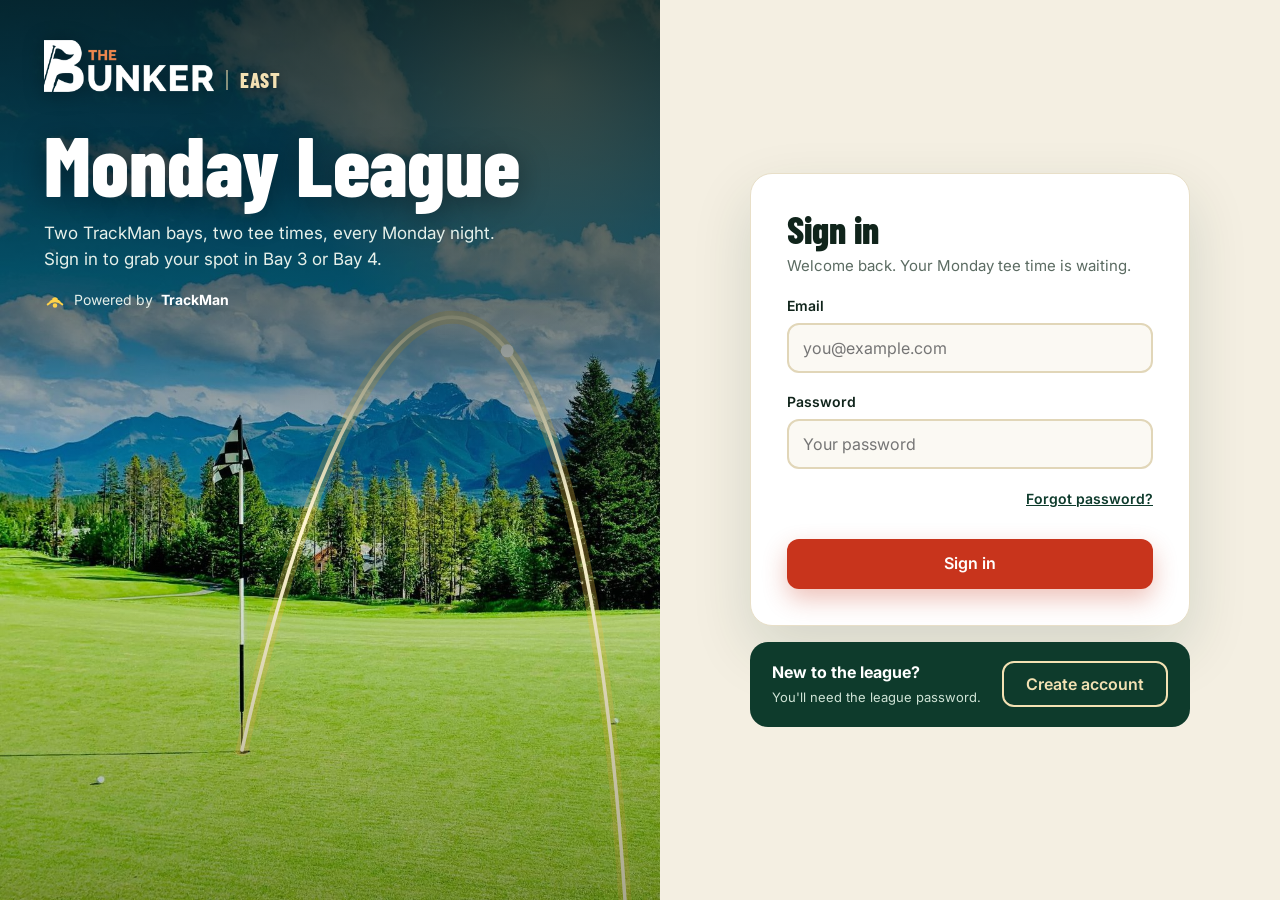
<file: index.html>
<!doctype html>
<html lang="en">
<head>
<meta charset="utf-8">
<meta name="viewport" content="width=device-width, initial-scale=1">
<title>Sign in · The Bunker East Monday League</title>
<meta name="robots" content="noindex">
<link rel="icon" href="favicon.png" type="image/png">
<link rel="apple-touch-icon" href="icon-180.png">
<link rel="manifest" href="manifest.webmanifest">
<meta name="theme-color" content="#0b2a1f">
<meta name="apple-mobile-web-app-capable" content="yes">
<meta name="mobile-web-app-capable" content="yes">
<meta name="apple-mobile-web-app-status-bar-style" content="black-translucent">
<meta name="apple-mobile-web-app-title" content="Monday League">
<link rel="preconnect" href="https://fonts.googleapis.com">
<link rel="preconnect" href="https://fonts.gstatic.com" crossorigin>
<link href="https://fonts.googleapis.com/css2?family=Barlow+Condensed:wght@600;700;800&family=Inter:wght@400;500;600;700&display=swap" rel="stylesheet">
<link rel="stylesheet" href="style.css">
</head>
<body>
<div class="auth">

  <section class="auth-art">
    <div class="scene kb">
      <img src="hero.jpg" alt="">
      <svg viewBox="0 0 2400 1800" preserveAspectRatio="xMinYMax slice" aria-hidden="true">
        <defs><radialGradient id="g1" cx=".5" cy=".5" r=".5"><stop offset="0" stop-color="#fff8dc" stop-opacity=".7"/><stop offset="1" stop-color="#fff1c2" stop-opacity="0"/></radialGradient></defs>
        <circle class="glare" cx="1100" cy="160" r="560" fill="url(#g1)"/>
        <path class="tracer" pathLength="1000" d="M1250 1800 C1150 300 750 300 484 1500" fill="none" stroke="#ffd24a" stroke-width="26" stroke-linecap="round" opacity=".3"/>
        <path class="tracer" pathLength="1000" d="M1250 1800 C1150 300 750 300 484 1500" fill="none" stroke="#fff6d0" stroke-width="7" stroke-linecap="round"/>
        <circle r="13" fill="#fff"><animateMotion dur="4.5s" repeatCount="indefinite" keyTimes="0;0.6;1" keyPoints="0;1;1" calcMode="linear" path="M1250 1800 C1150 300 750 300 484 1500"/></circle>
        <ellipse cx="484" cy="1502" rx="0" ry="0" fill="none" stroke="#fff" stroke-width="5"><animate attributeName="rx" values="0;0;150" keyTimes="0;0.6;1" dur="4.5s" repeatCount="indefinite"/><animate attributeName="ry" values="0;0;34" keyTimes="0;0.6;1" dur="4.5s" repeatCount="indefinite"/><animate attributeName="opacity" values="0;0;1;0" keyTimes="0;0.59;0.6;1" dur="4.5s" repeatCount="indefinite"/></ellipse>
      </svg>
    </div>
    <div class="shade" style="background:linear-gradient(180deg,rgba(6,20,15,.82) 0%,rgba(6,20,15,.55) 34%,rgba(6,20,15,0) 58%,rgba(6,20,15,.35) 100%)"></div>

    <div class="brand rise" style="position:relative"><a class="brand-site" href="https://golfbunker.ca/" target="_blank" rel="noopener" title="Visit The Bunker (opens in a new tab)"><img class="brand-logo brand-logo-lg" src="bunker-logo.png" alt="The Bunker website (opens in a new tab)" width="568" height="174"></a><span class="brand-tag">EAST</span></div>
    <div style="position:relative;display:flex;flex-direction:column;gap:16px">
      <h1 class="rise" style="animation-delay:.1s">Monday League</h1>
      <p class="rise" style="animation-delay:.2s">Two TrackMan bays, two tee times, every Monday night. Sign in to grab your spot in Bay 3 or Bay 4.</p>
      <span class="powered rise" style="animation-delay:.3s;color:#e6f0ea"><svg width="22" height="22" viewBox="0 0 24 24" fill="none" stroke="#ffd24a" stroke-width="2" stroke-linecap="round" aria-hidden="true"><path d="M4 18a11 11 0 0 1 16 0M7 15a7 7 0 0 1 10 0M10 12a3 3 0 0 1 4 0"/><circle cx="12" cy="19" r="1.5" fill="#ffd24a"/></svg>Powered by <strong>TrackMan</strong></span>
    </div>
  </section>

  <section class="auth-side">
    <div class="auth-stack">

      <div id="signin-view" class="auth-stack">
        <form id="signin-form" class="card-form rise" novalidate>
          <div style="display:flex;flex-direction:column;gap:6px">
            <h2>Sign in</h2>
            <p class="lead">Welcome back. Your Monday tee time is waiting.</p>
          </div>
          <div id="signin-error" class="form-error hidden" role="alert"></div>
          <label class="field">Email<input id="si-email" type="email" autocomplete="email" required placeholder="you@example.com"></label>
          <label class="field">Password<input id="si-pass" type="password" autocomplete="current-password" required placeholder="Your password"></label>
          <button type="button" id="forgot" class="link-btn" style="align-self:flex-end;margin-top:-10px;font-size:14px">Forgot password?</button>
          <button type="submit" class="btn btn-primary btn-block" id="si-btn">Sign in</button>
        </form>
        <div class="newbar rise" style="animation-delay:.15s">
          <div><b style="display:block">New to the league?</b><span class="small" style="color:#cfe3d6">You'll need the league password.</span></div>
          <button type="button" class="btn" id="to-signup">Create account</button>
        </div>
      </div>

      <form id="signup-form" class="card-form rise hidden" novalidate>
        <div style="display:flex;flex-direction:column;gap:6px">
          <h2>Create your account</h2>
          <p class="lead">You'll need the league password from the organizer.</p>
        </div>
        <div id="signup-error" class="form-error hidden" role="alert"></div>
        <label class="field">Name shown on the calendar<input id="su-name" type="text" autocomplete="name" maxlength="40" required placeholder="e.g. Robert B."></label>
        <div class="grid-2">
          <label class="field">Email<input id="su-email" type="email" autocomplete="email" required placeholder="you@example.com"></label>
          <label class="field">Phone number<input id="su-phone" type="tel" autocomplete="tel" maxlength="30" required placeholder="613-555-0123"></label>
        </div>
        <label class="field">Your password<input id="su-pass" type="password" autocomplete="new-password" minlength="8" required placeholder="At least 8 characters"></label>
        <div class="code-box">
          <label class="field"><span style="display:inline-flex;gap:8px;align-items:center"><svg width="16" height="16" viewBox="0 0 24 24" fill="none" stroke="#a87a1c" stroke-width="2.2" aria-hidden="true"><rect x="5" y="11" width="14" height="10" rx="2"/><path d="M8 11V8a4 4 0 0 1 8 0v3"/></svg>League password</span>
            <input id="su-code" type="password" autocomplete="off" required placeholder="Given out by the organizer">
          </label>
          <span class="note">Keeps the calendar to league members. You only enter it once.</span>
        </div>
        <button type="submit" class="btn btn-primary btn-block" id="su-btn">Create account</button>
        <p style="margin:0;font-size:15px;text-align:center">Already in the league? <button type="button" class="link-btn" id="to-signin">Sign in</button></p>
      </form>

    </div>
  </section>
</div>
<script type="module" src="login.js"></script>
</body>
</html>
</file>
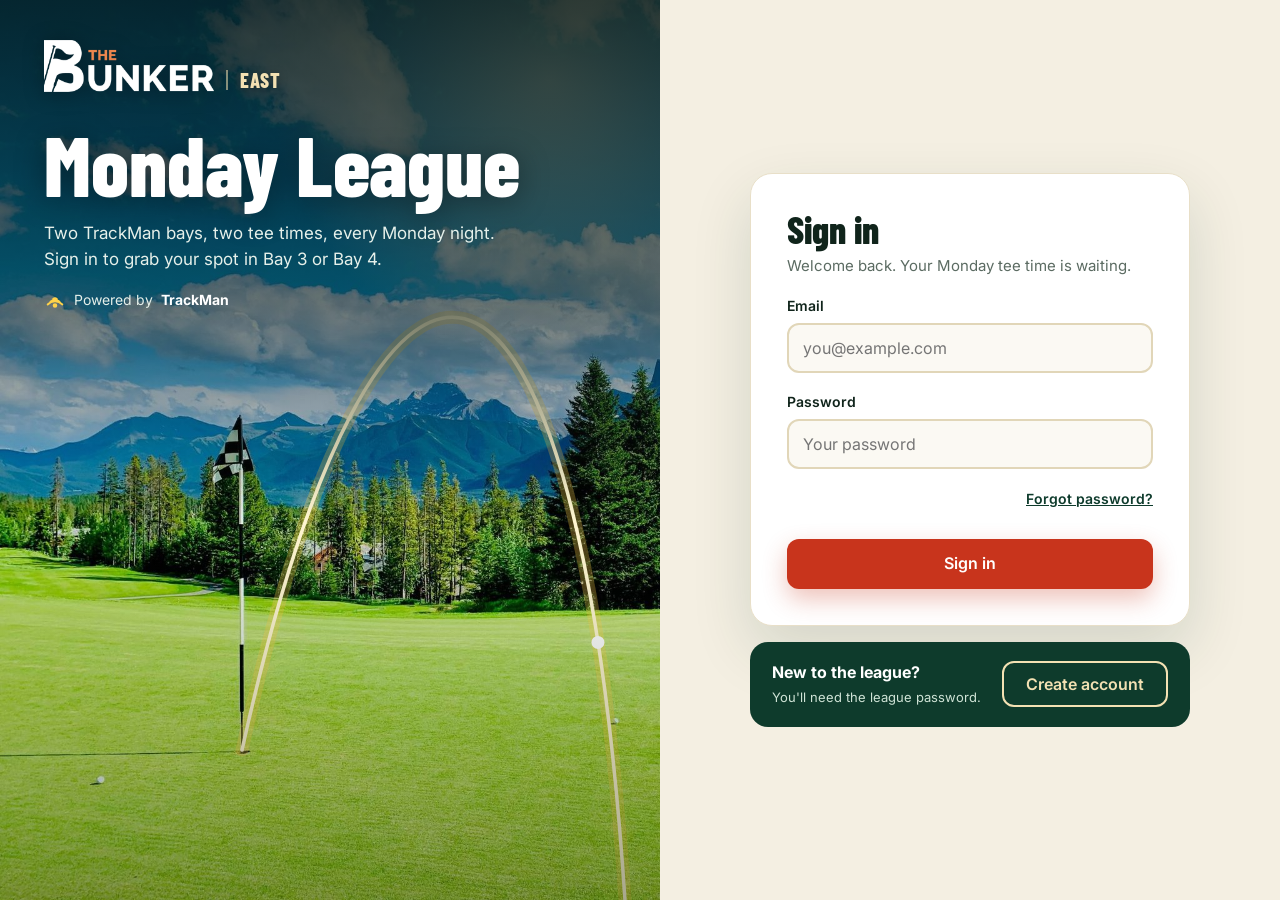
<file: admin.html>
<!doctype html>
<html lang="en">
<head>
<meta charset="utf-8">
<meta name="viewport" content="width=device-width, initial-scale=1">
<title>League admin · The Bunker East Monday League</title>
<meta name="robots" content="noindex">
<link rel="icon" href="favicon.png" type="image/png">
<link rel="apple-touch-icon" href="icon-180.png">
<link rel="manifest" href="manifest.webmanifest">
<meta name="theme-color" content="#0b2a1f">
<meta name="apple-mobile-web-app-capable" content="yes">
<meta name="mobile-web-app-capable" content="yes">
<meta name="apple-mobile-web-app-status-bar-style" content="black-translucent">
<meta name="apple-mobile-web-app-title" content="Monday League">
<link rel="preconnect" href="https://fonts.googleapis.com">
<link rel="preconnect" href="https://fonts.gstatic.com" crossorigin>
<link href="https://fonts.googleapis.com/css2?family=Barlow+Condensed:wght@600;700;800&family=Inter:wght@400;500;600;700&display=swap" rel="stylesheet">
<link rel="stylesheet" href="style.css">
</head>
<body>
<header class="admin-top">
  <div class="wrap">
    <div class="brand"><a class="brand-site" href="https://golfbunker.ca/" target="_blank" rel="noopener" title="Visit The Bunker (opens in a new tab)"><img class="brand-logo" src="bunker-logo.png" alt="The Bunker website (opens in a new tab)" width="568" height="174"></a><a class="brand-tag" href="book.html" aria-label="Back to booking">League admin</a></div>
    <div style="display:flex;gap:16px;align-items:center;font-size:14px;flex-wrap:wrap">
      <span style="background:var(--flag);padding:4px 10px;border-radius:999px;font-weight:700;font-size:12px">Organizer</span>
      <a href="book.html" style="color:#fff;font-weight:600">Back to booking</a>
      <button type="button" class="header-link" data-signout>Sign out</button>
    </div>
  </div>
</header>

<main class="admin-main wrap">
  <div style="display:flex;flex-wrap:wrap;gap:16px;align-items:flex-end;justify-content:space-between">
    <div><h1 style="font-size:48px">League admin</h1><p class="muted" style="margin:6px 0 0">Only organizer accounts can open this page.</p></div>
    <div class="kpis" id="kpis"></div>
  </div>
  <nav class="tabs" role="tablist" aria-label="Admin sections">
    <button type="button" class="tab" role="tab" data-tab="players" aria-selected="true">Players</button>
    <button type="button" class="tab" role="tab" data-tab="courses" aria-selected="false">Weekly courses</button>
    <button type="button" class="tab" role="tab" data-tab="bookings" aria-selected="false">Bookings</button>
    <button type="button" class="tab" role="tab" data-tab="messages" aria-selected="false">Messages</button>
    <button type="button" class="tab" role="tab" data-tab="settings" aria-selected="false">Settings</button>
  </nav>
  <div id="panel" role="tabpanel"><div class="loading">Loading…</div></div>
</main>
<script type="module" src="admin.js"></script>
</body>
</html>
</file>
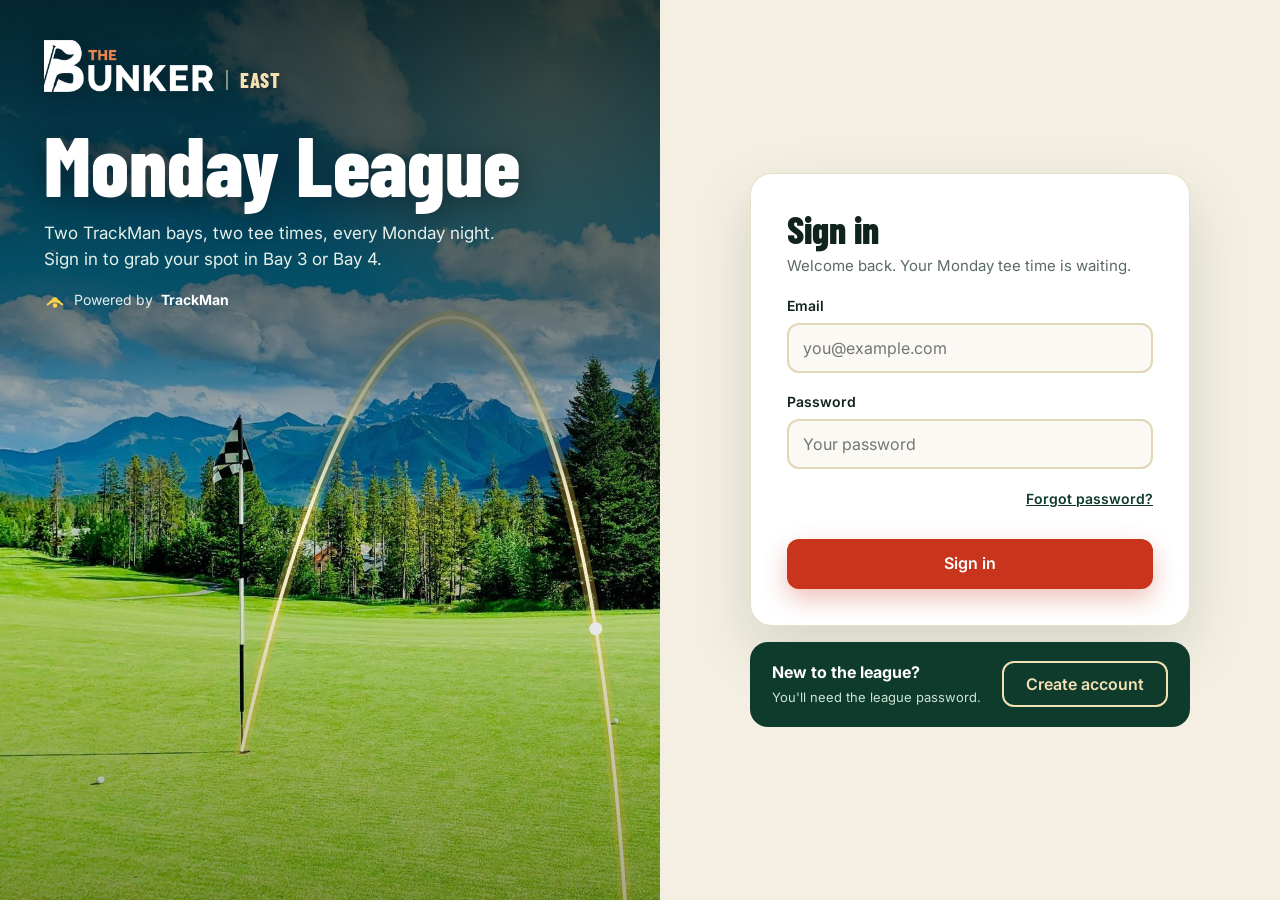
<file: book.html>
<!doctype html>
<html lang="en">
<head>
<meta charset="utf-8">
<meta name="viewport" content="width=device-width, initial-scale=1">
<title>Book a bay · The Bunker East Monday League</title>
<meta name="robots" content="noindex">
<link rel="icon" href="favicon.png" type="image/png">
<link rel="apple-touch-icon" href="icon-180.png">
<link rel="manifest" href="manifest.webmanifest">
<meta name="theme-color" content="#0b2a1f">
<meta name="apple-mobile-web-app-capable" content="yes">
<meta name="mobile-web-app-capable" content="yes">
<meta name="apple-mobile-web-app-status-bar-style" content="black-translucent">
<meta name="apple-mobile-web-app-title" content="Monday League">
<link rel="preconnect" href="https://fonts.googleapis.com">
<link rel="preconnect" href="https://fonts.gstatic.com" crossorigin>
<link href="https://fonts.googleapis.com/css2?family=Barlow+Condensed:wght@600;700;800&family=Inter:wght@400;500;600;700&display=swap" rel="stylesheet">
<link rel="stylesheet" href="style.css">
</head>
<body>

<section class="hero">
  <div class="scene kb">
    <img src="hero.jpg" alt="A mountain golf course green with a checkered flag, pine trees and rocky peaks under a blue sky">
    <svg viewBox="0 0 2400 1800" preserveAspectRatio="xMinYMax slice" aria-hidden="true">
      <defs>
        <radialGradient id="glare" cx=".5" cy=".5" r=".5"><stop offset="0" stop-color="#fff8dc" stop-opacity=".75"/><stop offset=".4" stop-color="#fff1c2" stop-opacity=".25"/><stop offset="1" stop-color="#fff1c2" stop-opacity="0"/></radialGradient>
        <radialGradient id="cs" cx=".5" cy=".5" r=".5"><stop offset="0" stop-color="#0b2a1f" stop-opacity=".55"/><stop offset="1" stop-color="#0b2a1f" stop-opacity="0"/></radialGradient>
      </defs>
      <circle class="glare" cx="2150" cy="180" r="620" fill="url(#glare)"/>
      <g class="cshadow" style="animation-duration:38s"><ellipse cx="0" cy="1450" rx="620" ry="150" fill="url(#cs)"/></g>
      <g class="cshadow" style="animation-duration:52s;animation-delay:-26s"><ellipse cx="0" cy="1680" rx="820" ry="190" fill="url(#cs)"/></g>
      <path class="tracer" pathLength="1000" d="M2050 1800 C1800 260 900 220 484 1500" fill="none" stroke="#ffd24a" stroke-width="26" stroke-linecap="round" opacity=".3"/>
      <path class="tracer" pathLength="1000" d="M2050 1800 C1800 260 900 220 484 1500" fill="none" stroke="#fff6d0" stroke-width="7" stroke-linecap="round"/>
      <circle r="13" fill="#fff"><animateMotion dur="4.5s" repeatCount="indefinite" keyTimes="0;0.6;1" keyPoints="0;1;1" calcMode="linear" path="M2050 1800 C1800 260 900 220 484 1500"/></circle>
      <ellipse cx="484" cy="1502" rx="0" ry="0" fill="none" stroke="#fff" stroke-width="5"><animate attributeName="rx" values="0;0;150" keyTimes="0;0.6;1" dur="4.5s" repeatCount="indefinite"/><animate attributeName="ry" values="0;0;34" keyTimes="0;0.6;1" dur="4.5s" repeatCount="indefinite"/><animate attributeName="opacity" values="0;0;1;0" keyTimes="0;0.59;0.6;1" dur="4.5s" repeatCount="indefinite"/></ellipse>
    </svg>
  </div>
  <div class="shade"></div>

  <header class="topbar wrap">
    <div class="brand"><a class="brand-site" href="https://golfbunker.ca/" target="_blank" rel="noopener" title="Visit The Bunker (opens in a new tab)"><img class="brand-logo" src="bunker-logo.png" alt="The Bunker website (opens in a new tab)" width="568" height="174"></a><a class="brand-tag" href="book.html" aria-label="Monday League home">EAST</a></div>
    <div class="topbar-right">
      <span class="chip-user"><span class="avatar" id="me-ini">··</span><span id="me-name">Loading…</span></span>
      <a href="admin.html" class="pill-admin hidden" id="admin-link">Admin</a>
      <button type="button" class="pill-admin" id="install-btn"><svg width="16" height="16" viewBox="0 0 24 24" fill="none" stroke="currentColor" stroke-width="2.2" stroke-linecap="round" stroke-linejoin="round" aria-hidden="true" style="margin-right:6px"><rect x="6" y="2" width="12" height="20" rx="2"/><path d="M12 8v6M9 11l3 3 3-3"/></svg>Add to phone</button>
      <button type="button" class="header-link" data-signout>Sign out</button>
    </div>
  </header>

  <div class="hero-body wrap">
    <div class="hero-copy">
      <span class="badge rise" id="season-badge">Season 3</span>
      <h1 class="rise" style="animation-delay:.1s">Monday League</h1>
      <p class="rise" style="animation-delay:.2s">Two TrackMan bays, two tee times, every Monday night. Pick your spot, see who's playing, and join a group.</p>
      <div class="rise" style="display:flex;flex-wrap:wrap;gap:16px 24px;align-items:center;animation-delay:.3s">
        <a class="btn btn-primary" href="#book">Book your bay<svg width="18" height="18" viewBox="0 0 24 24" fill="none" stroke="currentColor" stroke-width="2.5" stroke-linecap="round" aria-hidden="true"><path d="M5 12h14M13 6l6 6-6 6"/></svg></a>
        <span class="powered" style="color:#eef5f0"><svg width="22" height="22" viewBox="0 0 24 24" fill="none" stroke="#ffd24a" stroke-width="2" stroke-linecap="round" aria-hidden="true"><path d="M4 18a11 11 0 0 1 16 0M7 15a7 7 0 0 1 10 0M10 12a3 3 0 0 1 4 0"/><circle cx="12" cy="19" r="1.5" fill="#ffd24a"/></svg>Powered by <strong>TrackMan</strong></span>
      </div>
      <div class="hud" aria-hidden="true">
        <div><span class="k">Carry</span><span class="v">164 yds</span></div>
        <div><span class="k">Ball speed</span><span class="v">148 mph</span></div>
        <div><span class="k">To pin</span><span class="v">2 ft 4 in</span></div>
      </div>
    </div>
  </div>
</section>

<div class="facts wrap">
  <div class="facts-grid">
    <div class="fact"><span class="fact-icon" style="background:#e6f3ea"><svg width="24" height="24" viewBox="0 0 24 24" fill="none" stroke="#2f7d4f" stroke-width="2" aria-hidden="true"><rect x="3" y="4" width="18" height="12" rx="2"/><path d="M8 20h8M12 16v4"/></svg></span><div><b>Bays 3 &amp; 4</b><span>Reserved for the league</span></div></div>
    <div class="fact"><span class="fact-icon" style="background:#fbf1d9"><svg width="24" height="24" viewBox="0 0 24 24" fill="none" stroke="#a87a1c" stroke-width="2" aria-hidden="true"><circle cx="12" cy="12" r="4"/><path d="M12 2v3M12 19v3M2 12h3M19 12h3M5 5l2 2M17 17l2 2M5 19l2-2M17 7l2-2"/></svg></span><div><b class="nowrap">Early · 5–8 PM</b><span>After-work round</span></div></div>
    <div class="fact"><span class="fact-icon" style="background:#e4ecf4"><svg width="24" height="24" viewBox="0 0 24 24" fill="none" stroke="#2c5a86" stroke-width="2" aria-hidden="true"><path d="M20 14.5A8 8 0 1 1 9.5 4a6.5 6.5 0 0 0 10.5 10.5z"/></svg></span><div><b class="nowrap">Late · 8–11 PM</b><span>Night owls welcome</span></div></div>
    <div class="fact"><span class="fact-icon" style="background:#fbe3dd"><svg width="24" height="24" viewBox="0 0 24 24" fill="none" stroke="#c8341c" stroke-width="2" aria-hidden="true"><circle cx="9" cy="8" r="3"/><circle cx="17" cy="9" r="2.5"/><path d="M3 20a6 6 0 0 1 12 0M14 20a4.5 4.5 0 0 1 7.5-3.4"/></svg></span><div><b>Up to 4 per screen</b><span>Handicaps always in play</span></div></div>
  </div>
</div>

<main id="book" class="book wrap">
  <div id="announce" class="announce hidden" role="status"></div>
  <div>
    <div class="section-head">
      <h2>Choose your Monday</h2>
      <span class="muted" id="my-status" aria-live="polite"></span>
    </div>
    <div class="days" id="days" role="group" aria-label="League Mondays"><div class="loading">Loading the schedule…</div></div>
  </div>
  <div id="course"></div>
  <div id="slots" style="display:flex;flex-direction:column;gap:36px"></div>
</main>

<footer class="site">
  <div class="wrap">
    <div><span class="display">THE BUNKER EAST · MONDAY LEAGUE</span><br><span>Carlsbad Springs · Bays 3 &amp; 4 · 5–8 PM &amp; 8–11 PM</span></div>
    <span class="powered"><svg width="20" height="20" viewBox="0 0 24 24" fill="none" stroke="#ffd24a" stroke-width="2" stroke-linecap="round" aria-hidden="true"><path d="M4 18a11 11 0 0 1 16 0M7 15a7 7 0 0 1 10 0M10 12a3 3 0 0 1 4 0"/><circle cx="12" cy="19" r="1.5" fill="#ffd24a"/></svg>Powered by <strong>TrackMan</strong></span>
  </div>
</footer>
<dialog id="install-dialog" class="install-dialog" aria-labelledby="install-title">
  <h2 id="install-title">Put the league on your home screen</h2>
  <div id="install-ios">
    <ol>
      <li>Open this page in <b>Safari</b>.</li>
      <li>Tap the <b>Share</b> button (the square with the arrow).</li>
      <li>Scroll down and tap <b>Add to Home Screen</b>, then <b>Add</b>.</li>
    </ol>
  </div>
  <div id="install-other" class="hidden">
    <ol>
      <li>Open this page in <b>Chrome</b> on your phone.</li>
      <li>Tap the <b>⋮</b> menu in the top corner.</li>
      <li>Tap <b>Add to Home screen</b> (or <b>Install app</b>), then confirm.</li>
    </ol>
  </div>
  <p class="small muted">It opens full-screen like an app, with the league icon. You stay signed in.</p>
  <button type="button" class="btn btn-dark btn-block" data-close>Got it</button>
</dialog>
<script type="module" src="book.js"></script>
</body>
</html>
</file>
<file: style.css>
/* The Bunker East – Monday League */
:root{
  --green:#0e3b2c;--green-deep:#0b2a1f;--green-mid:#2f7d4f;--fairway:#7fd395;
  --sand:#f3e1b3;--sand-deep:#d9b765;--paper:#f4efe2;--line:#e8dfc8;--field:#fbf9f3;
  --ink:#10241b;--muted:#5b6b62;--flag:#c8341c;--flag-dark:#a92a15;--tracer:#ffd24a;
  --radius:18px;--shadow:0 24px 60px rgba(14,59,44,.14);
}
*{box-sizing:border-box}
html{scroll-behavior:smooth;scroll-padding-top:16px}
body{margin:0;background:var(--paper);color:var(--ink);font:16px/1.55 Inter,system-ui,sans-serif;overflow-x:clip}
h1,h2,h3,.display{font-family:"Barlow Condensed",sans-serif;font-weight:800;line-height:1;margin:0}
a{color:var(--green)}a:hover{color:var(--flag)}
button{font:inherit;cursor:pointer}
button:disabled{cursor:not-allowed}
:focus-visible{outline:3px solid var(--tracer);outline-offset:3px}
.wrap{max-width:1180px;margin:0 auto;padding:0 24px}
.muted{color:var(--muted)}
.small{font-size:13px}
.nowrap{white-space:nowrap}
.hidden{display:none!important}

/* buttons & fields */
.btn{display:inline-flex;align-items:center;justify-content:center;gap:10px;min-height:50px;padding:0 22px;border-radius:12px;border:0;font-weight:600;font-size:16px;text-decoration:none;transition:transform .2s,background .2s}
.btn-primary{background:var(--flag);color:#fff;box-shadow:0 10px 24px rgba(200,52,28,.3)}
.btn-primary:hover{background:var(--flag-dark);color:#fff;transform:translateY(-2px)}
.btn-outline{background:#fff;color:var(--green);border:2px solid var(--green)}
.btn-dark{background:var(--green);color:#fff}
.btn-quiet{background:#ece5d2;color:var(--ink)}
.btn-block{width:100%}
.btn-sm{min-height:40px;padding:0 14px;font-size:14px;border-radius:10px}
.btn:disabled{opacity:.6;transform:none}
.link-btn{border:0;background:none;padding:0;min-height:44px;color:var(--green);font-weight:600;text-decoration:underline}
.field{display:flex;flex-direction:column;gap:6px;font-size:14px;font-weight:600}
.field input,.field select{min-height:50px;padding:0 14px;border-radius:12px;border:2px solid #e1d6b8;background:var(--field);font:16px Inter,sans-serif;color:var(--ink);transition:border-color .2s,box-shadow .2s;width:100%}
.field input:focus,.field select:focus{outline:0;border-color:var(--green-mid);box-shadow:0 0 0 4px rgba(47,125,79,.15)}
.grid-2{display:grid;grid-template-columns:repeat(auto-fit,minmax(170px,1fr));gap:14px}
.form-error{background:#fbe3dd;color:#7a1d0e;border-radius:10px;padding:10px 12px;font-size:14px}

/* toast */
.toast{position:fixed;left:50%;bottom:24px;transform:translate(-50%,40px);opacity:0;background:var(--green);color:#fff;padding:12px 18px;border-radius:12px;font-weight:600;box-shadow:var(--shadow);transition:all .3s;z-index:50;max-width:calc(100% - 32px)}
.toast.show{opacity:1;transform:translate(-50%,0)}
.toast.error{background:var(--flag-dark)}

/* motion */
@keyframes rise{from{opacity:0;transform:translateY(24px)}to{opacity:1;transform:none}}
@keyframes draw{0%{stroke-dashoffset:1000;opacity:1}60%{stroke-dashoffset:0;opacity:1}85%{opacity:1}100%{stroke-dashoffset:0;opacity:0}}
@keyframes wave{0%,100%{transform:skewY(0) scaleX(1)}50%{transform:skewY(-7deg) scaleX(.9)}}
@keyframes drift{from{transform:translateX(-900px)}to{transform:translateX(3300px)}}
@keyframes kb{from{transform:scale(1)}to{transform:scale(1.12) translate(1.5%,-1%)}}
@keyframes pulse{0%,100%{opacity:.65}50%{opacity:1}}
@keyframes pop{0%{transform:scale(.4);opacity:0}70%{transform:scale(1.15)}100%{transform:scale(1);opacity:1}}
@keyframes glow{0%,100%{box-shadow:0 0 0 0 rgba(200,52,28,.45)}50%{box-shadow:0 0 0 10px rgba(200,52,28,0)}}
.rise{animation:rise .8s cubic-bezier(.2,.7,.2,1) both}
.tracer{stroke-dasharray:1000;animation:draw 4.5s ease-out infinite}
.flag{transform-origin:0 50%;transform-box:fill-box;animation:wave 1.6s ease-in-out infinite}
.kb{transform-origin:20% 85%;animation:kb 26s ease-in-out infinite alternate}
.glare{animation:pulse 6s ease-in-out infinite}
.cshadow{animation:drift linear infinite}
.pop{animation:pop .45s cubic-bezier(.2,.8,.3,1.4) both}
.mine{animation:glow 2.2s ease-in-out infinite}
@media (prefers-reduced-motion:reduce){*{animation:none!important;transition:none!important}}

/* logo */
.brand{display:flex;gap:12px;align-items:center;color:inherit;text-decoration:none}
.brand-name{font-family:"Barlow Condensed",sans-serif;font-weight:800;font-size:24px;letter-spacing:.5px}
.chip-user{display:flex;gap:8px;align-items:center;background:rgba(6,20,15,.55);border:1px solid rgba(255,255,255,.18);padding:6px 14px 6px 6px;border-radius:999px;font-size:14px;font-weight:600;backdrop-filter:blur(8px)}
.avatar{width:30px;height:30px;border-radius:50%;background:var(--sand);color:var(--green);display:grid;place-items:center;font-size:12px;font-weight:700;flex:none}
.pill-admin{display:inline-flex;align-items:center;min-height:36px;padding:0 12px;border-radius:999px;background:rgba(243,225,179,.18);border:1px solid rgba(243,225,179,.5);color:var(--sand);font-size:14px;font-weight:600;text-decoration:none}
.pill-admin:hover{color:#fff}
.header-link{color:#fff;font-size:14px;font-weight:500;background:none;border:0;text-decoration:underline;min-height:36px}
.powered{display:inline-flex;align-items:center;gap:8px;font-size:14px}
.powered strong{color:#fff}

/* ── sign-in page ── */
.auth{display:flex;flex-wrap:wrap;min-height:100vh}
.auth-art{position:relative;flex:1 1 520px;min-height:520px;background:var(--green-deep);color:#fff;overflow:hidden;padding:40px 44px;display:flex;flex-direction:column;gap:32px}
.auth-art h1{font-size:clamp(56px,7vw,84px);line-height:.95;text-shadow:0 4px 30px rgba(0,0,0,.4)}
.auth-art p{margin:0;font-size:17px;color:#e6f0ea;max-width:28em}
.auth-side{flex:1 1 480px;padding:48px 24px;display:flex;align-items:center;justify-content:center}
.auth-stack{width:100%;max-width:440px;display:flex;flex-direction:column;gap:16px}
.card-form{display:flex;flex-direction:column;gap:18px;background:#fff;border-radius:22px;padding:36px;box-shadow:var(--shadow);border:1px solid var(--line)}
.card-form h2{font-size:38px}
.card-form .lead{margin:0;font-size:15px;color:var(--muted)}
.code-box{display:flex;flex-direction:column;gap:8px;background:#fbf1d9;border-radius:14px;padding:16px}
.code-box input{border-color:var(--sand-deep);background:#fff}
.code-box .note{font-size:13px;color:#6b5a2e}
.newbar{display:flex;flex-wrap:wrap;gap:12px 16px;align-items:center;justify-content:space-between;background:var(--green);color:#fff;border-radius:18px;padding:18px 22px}
.newbar .btn{border:2px solid var(--sand);background:transparent;color:var(--sand);min-height:46px}

/* photo scene (shared by sign-in art panel and booking hero) */
.scene{position:absolute;inset:0}
.scene img,.scene svg{position:absolute;inset:0;width:100%;height:100%}
.scene img{object-fit:cover;object-position:0% 100%}
.shade{position:absolute;inset:0;pointer-events:none}

/* ── booking page ── */
.hero{position:relative;min-height:640px;background:var(--green-deep);color:#fff;overflow:hidden;display:flex;flex-direction:column}
.hero .shade{background:linear-gradient(270deg,rgba(6,20,15,.88) 0%,rgba(6,20,15,.55) 38%,rgba(6,20,15,0) 68%),linear-gradient(180deg,rgba(6,20,15,.55) 0%,rgba(6,20,15,0) 22%,rgba(6,20,15,0) 70%,rgba(6,20,15,.6) 100%)}
.topbar{position:relative;width:100%;padding-top:18px;padding-bottom:18px;display:flex;flex-wrap:wrap;gap:16px;align-items:center;justify-content:space-between}
.topbar-right{display:flex;gap:14px;align-items:center;flex-wrap:wrap}
.hero-body{position:relative;width:100%;flex:1;padding-top:40px;padding-bottom:120px;display:flex;flex-direction:column;justify-content:center;align-items:flex-end}
.hero-copy{display:flex;flex-direction:column;gap:20px;max-width:520px}
.hero-copy h1{font-size:clamp(56px,8vw,96px);line-height:.95;text-shadow:0 4px 30px rgba(0,0,0,.45)}
.hero-copy p{margin:0;font-size:18px;color:#eef5f0;text-shadow:0 1px 10px rgba(0,0,0,.4)}
.badge{align-self:flex-start;background:rgba(243,225,179,.16);border:1px solid rgba(243,225,179,.55);color:var(--sand);padding:6px 14px;border-radius:999px;font-size:14px;font-weight:600;backdrop-filter:blur(6px)}
.hud{align-self:flex-start;background:rgba(6,20,15,.6);border:1px solid rgba(255,255,255,.16);border-radius:14px;padding:12px 18px;display:flex;gap:22px;backdrop-filter:blur(10px);animation:rise .8s .5s both}
.hud span{display:block}.hud .k{font-size:12px;color:#a9c7b6}.hud .v{font-family:"Barlow Condensed",sans-serif;font-size:28px;font-weight:700;white-space:nowrap}
@media (max-width:760px){.hud{display:none}.hero-body{align-items:stretch}}

.facts{position:relative;margin-top:-64px}
.facts-grid{background:#fff;border-radius:18px;box-shadow:var(--shadow);display:grid;grid-template-columns:repeat(auto-fit,minmax(200px,1fr));gap:1px;overflow:hidden;border:1px solid var(--line);animation:rise .8s .45s both}
.fact{padding:20px 22px;display:flex;gap:14px;align-items:center;background:#fff}
.fact-icon{width:44px;height:44px;border-radius:12px;display:grid;place-items:center;flex:none}
.fact b{display:block}.fact span{font-size:14px;color:var(--muted)}

.book{padding-top:56px;padding-bottom:72px;display:flex;flex-direction:column;gap:36px}
.section-head{display:flex;flex-wrap:wrap;gap:8px 20px;align-items:baseline;justify-content:space-between}
.section-head h2{font-size:40px}
.days{display:flex;gap:12px;overflow-x:auto;padding:6px 2px 14px;scroll-snap-type:x proximity}
.day{flex:none;width:128px;min-height:128px;border-radius:16px;border:2px solid var(--line);background:#fff;color:var(--ink);display:flex;flex-direction:column;align-items:center;justify-content:center;gap:3px;padding:10px;scroll-snap-align:start;transition:transform .2s,box-shadow .2s}
.day:hover{transform:translateY(-4px);box-shadow:0 10px 24px rgba(14,59,44,.18)}
.day .m{font-size:13px;font-weight:600;opacity:.85}
.day .d{font-family:"Barlow Condensed",sans-serif;font-size:40px;font-weight:800;line-height:1}
.day .tag{font-size:12px;font-weight:600;padding:2px 8px;border-radius:999px;background:#eef6f0;color:var(--green-mid)}
.day .c{font-size:12px;font-weight:600;max-width:112px;white-space:nowrap;overflow:hidden;text-overflow:ellipsis;opacity:.9}
.day[aria-pressed="true"]{background:var(--green);color:#fff;border-color:var(--green);box-shadow:0 12px 28px rgba(14,59,44,.3)}
.day[aria-pressed="true"] .tag{background:rgba(255,255,255,.14);color:var(--sand)}
.day .tag.booked{background:var(--flag);color:#fff}
.day.past{opacity:.55}

.course{background:#fff;border-radius:22px;border:1px solid var(--line);box-shadow:0 16px 40px rgba(14,59,44,.1);overflow:hidden;display:flex;flex-wrap:wrap}
.course-img{position:relative;flex:1 1 460px;min-height:360px;background:linear-gradient(180deg,#cfe6f2 0%,#f1e3bd 55%,#d9bd7c 100%);overflow:hidden}
.course-img img,.course-img svg{position:absolute;inset:0;width:100%;height:100%;object-fit:cover;object-position:50% 70%}
.course-tag{position:absolute;left:16px;top:16px;background:var(--flag);color:#fff;font-size:13px;font-weight:700;padding:6px 12px;border-radius:999px}
.course-body{flex:1 1 380px;padding:28px 30px;display:flex;flex-direction:column;gap:16px}
.course-body h2{font-size:44px}
.course-when{font-size:14px;font-weight:600;color:var(--green-mid)}
.stats{display:grid;grid-template-columns:repeat(auto-fit,minmax(80px,1fr));gap:8px}
.stat{background:var(--paper);border-radius:12px;padding:10px 12px}
.stat span{display:block;font-size:12px;color:var(--muted)}
.stat b{font-family:"Barlow Condensed",sans-serif;font-size:24px;white-space:nowrap}
.callout{display:flex;gap:12px;align-items:flex-start;background:#fbf1d9;border-radius:12px;padding:12px 14px;font-size:15px}

.slot-head{display:flex;gap:14px;align-items:center;flex-wrap:wrap;margin-bottom:18px}
.slot-icon{width:48px;height:48px;border-radius:14px;display:grid;place-items:center;font-family:"Barlow Condensed",sans-serif;font-size:22px;font-weight:800}
.slot-head h2{font-size:32px;line-height:1.05}
.slot-head .when{font-size:15px;font-weight:600;color:var(--green-mid);white-space:nowrap}
.bays{display:grid;grid-template-columns:repeat(auto-fit,minmax(300px,1fr));gap:24px}
.bay{background:#fff;border-radius:20px;border:2px solid var(--line);box-shadow:0 8px 24px rgba(14,59,44,.08);overflow:hidden;display:flex;flex-direction:column;transition:transform .25s,box-shadow .25s;animation:rise .8s cubic-bezier(.2,.7,.2,1) both}
.bay:hover{transform:translateY(-6px);box-shadow:0 22px 44px rgba(14,59,44,.18)}
.bay.is-mine{border-color:var(--flag)}
.bay-top{position:relative;background:linear-gradient(135deg,var(--green),#1d5a40);color:#fff;padding:18px 20px;overflow:hidden}
.bay-num{position:absolute;right:12px;top:-22px;font-family:"Barlow Condensed",sans-serif;font-size:120px;font-weight:800;color:rgba(255,255,255,.07);line-height:1}
.bay-title{position:relative;display:flex;justify-content:space-between;align-items:center;gap:12px}
.bay-title b{font-family:"Barlow Condensed",sans-serif;font-size:28px;font-weight:800}
.bay-title span{font-size:14px;font-weight:600;color:var(--sand);white-space:nowrap}
.bars{position:relative;display:grid;grid-template-columns:repeat(4,minmax(0,1fr));gap:6px;margin-top:12px}
.bars i{height:6px;border-radius:3px;background:rgba(255,255,255,.18)}
.bars i.on{background:var(--fairway)}.bars i.me{background:var(--tracer)}
.seats{list-style:none;margin:0;padding:14px 20px;display:flex;flex-direction:column;gap:10px;flex:1}
.seat{display:flex;gap:12px;align-items:center;min-height:42px}
.seat .av{width:40px;height:40px;border-radius:50%;display:grid;place-items:center;font-size:13px;font-weight:700;color:var(--green);flex:none}
.seat .open{width:40px;height:40px;border-radius:50%;border:2px dashed #cdbf98;display:grid;place-items:center;color:#a8996f;font-size:20px;flex:none}
.seat .name{font-size:15px;font-weight:600}
.seat .you{font-size:12px;font-weight:700;background:var(--flag);color:#fff;padding:3px 9px;border-radius:999px}
.seat .empty{font-size:15px;color:#7a6f52}
.bay-foot{padding:0 20px 20px}
.loading{padding:28px;text-align:center;color:var(--muted)}

footer.site{background:var(--green-deep);color:#cfe3d6}
footer.site .wrap{padding-top:28px;padding-bottom:28px;display:flex;flex-wrap:wrap;gap:12px 32px;justify-content:space-between;align-items:center;font-size:14px}
footer.site .display{font-size:20px;color:#fff}

/* ── admin ── */
.admin-top{background:var(--green-deep);color:#fff}
.admin-top .wrap{padding-top:16px;padding-bottom:16px;display:flex;flex-wrap:wrap;gap:16px;align-items:center;justify-content:space-between}
.admin-main{padding-top:32px;padding-bottom:64px;display:flex;flex-direction:column;gap:24px}
.kpis{display:grid;grid-template-columns:repeat(3,minmax(0,1fr));gap:10px}
.kpi{background:#fff;border:1px solid var(--line);border-radius:14px;padding:10px 16px;min-width:120px}
.kpi span{display:block;font-size:12px;color:var(--muted)}
.kpi b{font-family:"Barlow Condensed",sans-serif;font-size:30px;font-weight:800}
.tabs{display:flex;gap:8px;flex-wrap:wrap;border-bottom:2px solid var(--line)}
.tab{min-height:46px;padding:0 18px;border:0;border-bottom:3px solid transparent;margin-bottom:-2px;background:none;color:var(--muted);font-size:15px;font-weight:700}
.tab[aria-selected="true"]{color:var(--ink);border-bottom-color:var(--flag)}
.panel{background:#fff;border:1px solid var(--line);border-radius:18px;overflow:hidden}
.panel-bar{padding:18px 20px;display:flex;flex-wrap:wrap;gap:12px;align-items:center;justify-content:space-between}
.search{display:flex;align-items:center;gap:10px;flex:1 1 260px;max-width:360px;min-height:46px;padding:0 14px;border:2px solid #e1d6b8;border-radius:12px;background:var(--field)}
.search input{border:0;outline:0;background:none;font:16px Inter,sans-serif;flex:1;min-width:0}
.table-scroll{overflow-x:auto}
table.data{width:100%;border-collapse:collapse;font-size:15px;min-width:760px}
table.data th{background:var(--paper);text-align:left;font-size:13px;color:var(--muted);font-weight:600;padding:10px 12px}
table.data td{padding:12px;border-top:1px solid #efe8d6;vertical-align:middle}
table.data th:first-child,table.data td:first-child{padding-left:20px}
table.data th:last-child,table.data td:last-child{padding-right:20px;text-align:right}
table.data tr:hover td{background:#faf6ea}
.person{display:inline-flex;gap:10px;align-items:center;font-weight:600}
.btn-danger-quiet{min-height:36px;padding:0 12px;border-radius:8px;border:1px solid #e1d6b8;background:#fff;color:var(--flag-dark);font-size:13px;font-weight:600}
.week-row{background:#fff;border:1px solid var(--line);border-radius:16px;padding:14px;display:flex;flex-wrap:wrap;gap:16px;align-items:center}
.week-date{width:72px;text-align:center;flex:none}
.week-date b{display:block;font-family:"Barlow Condensed",sans-serif;font-size:34px;font-weight:800;line-height:1}
.week-thumb{width:132px;height:74px;border-radius:10px;object-fit:cover;flex:none;background:var(--paper)}
.week-thumb.none{border:2px dashed #d9cdaa;display:grid;place-items:center;font-size:12px;color:#7a6f52}
.week-info{flex:1 1 220px}
.week-edit{flex:1 1 100%;display:grid;grid-template-columns:repeat(auto-fit,minmax(200px,1fr));gap:10px}
.week-edit .field input,.week-edit .field textarea{min-height:44px}
.field textarea{padding:10px 14px;border-radius:12px;border:2px solid #e1d6b8;background:var(--field);font:16px Inter,sans-serif;color:var(--ink);min-height:90px;resize:vertical}
.week-actions{flex:1 1 100%;display:flex;gap:8px;flex-wrap:wrap}
.rosters{display:grid;grid-template-columns:repeat(auto-fit,minmax(240px,1fr));gap:16px}
.roster{background:#fff;border:1px solid var(--line);border-radius:16px;overflow:hidden}
.roster-top{background:var(--green);color:#fff;padding:12px 16px;display:flex;justify-content:space-between;align-items:baseline}
.roster-top b{font-family:"Barlow Condensed",sans-serif;font-size:22px}
.roster-top span{font-size:13px;color:var(--sand)}
.roster ul{list-style:none;margin:0;padding:10px 16px;display:flex;flex-direction:column;gap:6px}
.roster li{display:flex;justify-content:space-between;align-items:center;min-height:40px;font-weight:600}
.roster .x{width:36px;height:36px;border-radius:8px;border:1px solid #e1d6b8;background:#fff;color:var(--flag-dark);font-size:18px}
.roster-add{padding:0 16px 14px;display:flex;gap:8px}
.roster-add select{flex:1;min-height:40px;border-radius:10px;border:2px solid #e1d6b8;background:var(--field);font:14px Inter,sans-serif;padding:0 8px;min-width:0}
.settings{display:grid;grid-template-columns:repeat(auto-fit,minmax(320px,1fr));gap:16px}
.settings .panel{padding:22px;display:flex;flex-direction:column;gap:12px}
.settings h2{font-size:28px}
.org-row{display:flex;justify-content:space-between;align-items:center;gap:10px;background:var(--paper);border-radius:12px;padding:10px 14px;font-weight:600}
@media (max-width:600px){.kpis{grid-template-columns:repeat(3,minmax(0,1fr))}.card-form{padding:24px}.auth-art{padding:28px 24px}}
@media (max-width:600px){.facts-grid{grid-template-columns:1fr 1fr}.fact{padding:14px;flex-direction:column;align-items:flex-start;gap:8px}.book{padding-top:40px}}

/* The Bunker logo (white/orange, for dark backgrounds) */
.brand-logo{display:block;height:40px;width:auto;filter:drop-shadow(0 2px 10px rgba(0,0,0,.35))}
.brand-logo-lg{height:52px}
.brand-tag{align-self:flex-end;margin-bottom:2px;padding-left:12px;border-left:2px solid rgba(243,225,179,.55);font-family:"Barlow Condensed",sans-serif;font-weight:800;font-size:20px;letter-spacing:1px;color:#f3e1b3;line-height:1;text-shadow:0 2px 10px rgba(0,0,0,.35)}
@media (max-width:420px){.brand-logo{height:32px}.brand-tag{font-size:16px}}

/* announcement banner */
.announce{display:flex;gap:14px;align-items:flex-start;background:#fff;border:2px solid var(--sand-deep);border-left:8px solid var(--flag);border-radius:16px;padding:16px 20px;box-shadow:0 10px 28px rgba(14,59,44,.1);animation:rise .6s both}
.announce-icon{flex:none;width:40px;height:40px;border-radius:12px;background:#fbe3dd;color:var(--flag);display:grid;place-items:center}
.announce b{font-family:"Barlow Condensed",sans-serif;font-size:20px;font-weight:800;letter-spacing:.3px}
.announce-when{font-size:13px;color:var(--muted)}
.announce p{margin:4px 0 0;white-space:pre-line}

/* waitlist */
.waitline{margin:0 20px 12px;display:flex;align-items:center;gap:8px;font-size:14px;font-weight:600;color:#7a5a12;background:#fbf1d9;border-radius:10px;padding:8px 12px}
.waitdot{width:8px;height:8px;border-radius:50%;background:var(--sand-deep);flex:none}

/* install dialog */
.install-dialog{border:0;border-radius:20px;padding:26px;max-width:420px;width:calc(100% - 32px);box-shadow:var(--shadow);color:var(--ink)}
.install-dialog::backdrop{background:rgba(6,20,15,.6)}
.install-dialog h2{font-size:30px;margin-bottom:8px}
.install-dialog ol{padding-left:22px;display:flex;flex-direction:column;gap:6px}
#install-btn{background:rgba(243,225,179,.18);cursor:pointer}

/* admin: announcements */
.announce-admin{display:flex;flex-direction:column;gap:12px}
.check{display:flex;gap:10px;align-items:center;font-size:14px;font-weight:600;min-height:40px}
.check input{width:20px;height:20px}
.bc-row{display:flex;justify-content:space-between;gap:10px;background:var(--paper);border-radius:12px;padding:10px 14px;font-size:14px}
.bc-row b{display:block}

/* admin: move / swap */
.roster li{gap:4px 8px;flex-wrap:wrap;padding:4px 0;border-bottom:1px solid #f1ead8}
.roster li:last-child{border-bottom:0}
.roster .rn{flex:1 1 130px;min-width:0}
.roster .ra{display:flex;gap:6px;align-items:center;flex:none;margin-left:auto}
.roster select.mv{max-width:132px;min-height:36px;border-radius:8px;border:1px solid #e1d6b8;background:var(--field);font:13px Inter,sans-serif;padding:0 6px;color:var(--ink)}

/* closed bays */
.close-row{display:flex;flex-wrap:wrap;gap:10px}
.roster-close{padding:0 16px 14px;display:flex;flex-direction:column;gap:8px;align-items:flex-start}
.closed-note{margin:0;font-size:14px;font-weight:600;color:var(--flag-dark)}
.roster.is-closed{border-color:#e7c3b9;background:repeating-linear-gradient(135deg,#fff,#fff 12px,#fbf3ef 12px,#fbf3ef 24px)}
.roster.is-closed .roster-top{background:#5b4a44}
.bay.is-closed{opacity:.92}
.bay.is-closed .bay-top{background:#5b4a44}
.closed-msg{margin:0 20px 12px;font-size:14px;font-weight:600;color:var(--flag-dark);background:#fbe3dd;border-radius:10px;padding:8px 12px}

/* logo links to golfbunker.ca */
.brand-site{display:inline-flex;border-radius:6px;transition:opacity .2s}
.brand-site:hover{opacity:.85}
.brand-site:focus-visible{outline:2px solid var(--sand-deep);outline-offset:4px}
a.brand-tag{text-decoration:none}

/* add to calendar */
.cal-row{display:flex;flex-wrap:wrap;align-items:center;gap:6px 10px;margin-top:10px;font-size:13px;font-weight:600;color:var(--muted)}
.cal-row svg{flex:none}
.cal-row a{color:var(--green-deep,#0e3b2c);text-decoration:underline;text-underline-offset:3px;padding:4px 0}
</file>
